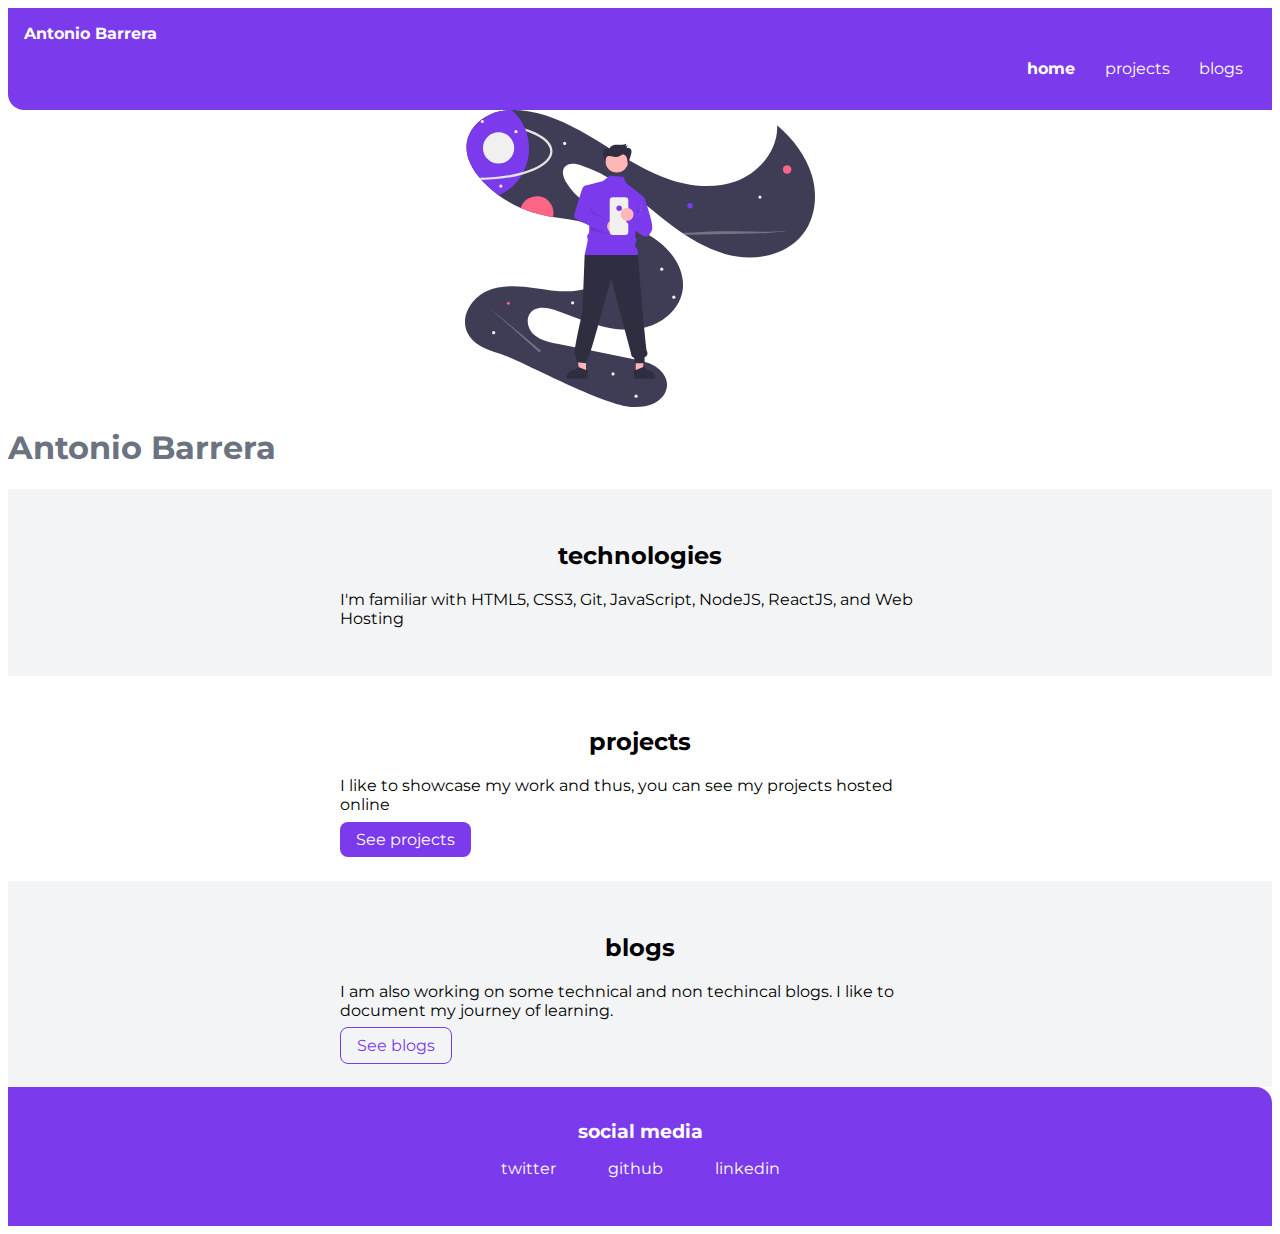
<file: index.html>
<!DOCTYPE html>
<html lang="en">
<head>
    <meta charset="UTF-8">
    <meta http-equiv="X-UA-Compatible" content="IE=edge">
    <meta name="viewport" content="width=device-width, initial-scale=1.0">
    <title>home | antoniobarrera</title>
    <link href="styles.css" rel="stylesheet"/>
</head>
<body>
    <nav class="navigation">
        <div class="container">
            <div class="brand">Antonio Barrera</div>
            <ul>
                <li><a href="index.html" class="active">home</a></li>
                <li><a href="projects.html">projects</a></li>
                <li><a href="blogs.html">blogs</a></li>
            </ul>
        </div>
    </nav>
    <header class="hero">
        <img class="hero-img" src="images/hero2.svg"/>
        <h1 class="hero-heading">Antonio Barrera</h1>
    </header>
    <section class="section ow">
        <div class="container center-container">
            <h2>technologies</h2>
            <p>
                I'm familiar with HTML5, CSS3, Git, JavaScript, NodeJS, ReactJS, and Web Hosting
            </p>
        </div>
    </section>
    <section class="section">
        <div class="container center-container">
            <h2>projects</h2>
            <p>
                I like to showcase my work and thus, you can see my projects hosted online
            </p>
            <a href="projects.html" class="link primary-link">
                See projects
            </a>
        </div>
    </section>
    <section class="section ow">
        <div class="container center-container">
            <h2>blogs</h2>
            <p>
                I am also working on some technical and non techincal blogs. 
                I like to document my journey of learning.
            </p>
            <a href="blogs.html" class="link secondary-link">
                See blogs
            </a>
        </div>
    </section>
    <footer class="footer container">
        <div class="container center-container"></div>
            <div class="heading">
                social media 
            </div>
            <ul class="unordered inline-list">
                <li><a href="https://twitter.com/BarreraAntonio_" class="link">twitter</a></li>
                <li><a href="https://github.com/Antonio-Barrera" class="link">github</a></li>
                <li><a href="/" class="link">linkedin</a></li>
            </ul>
        </div>
    </footer>
</body>
</html>
</file>
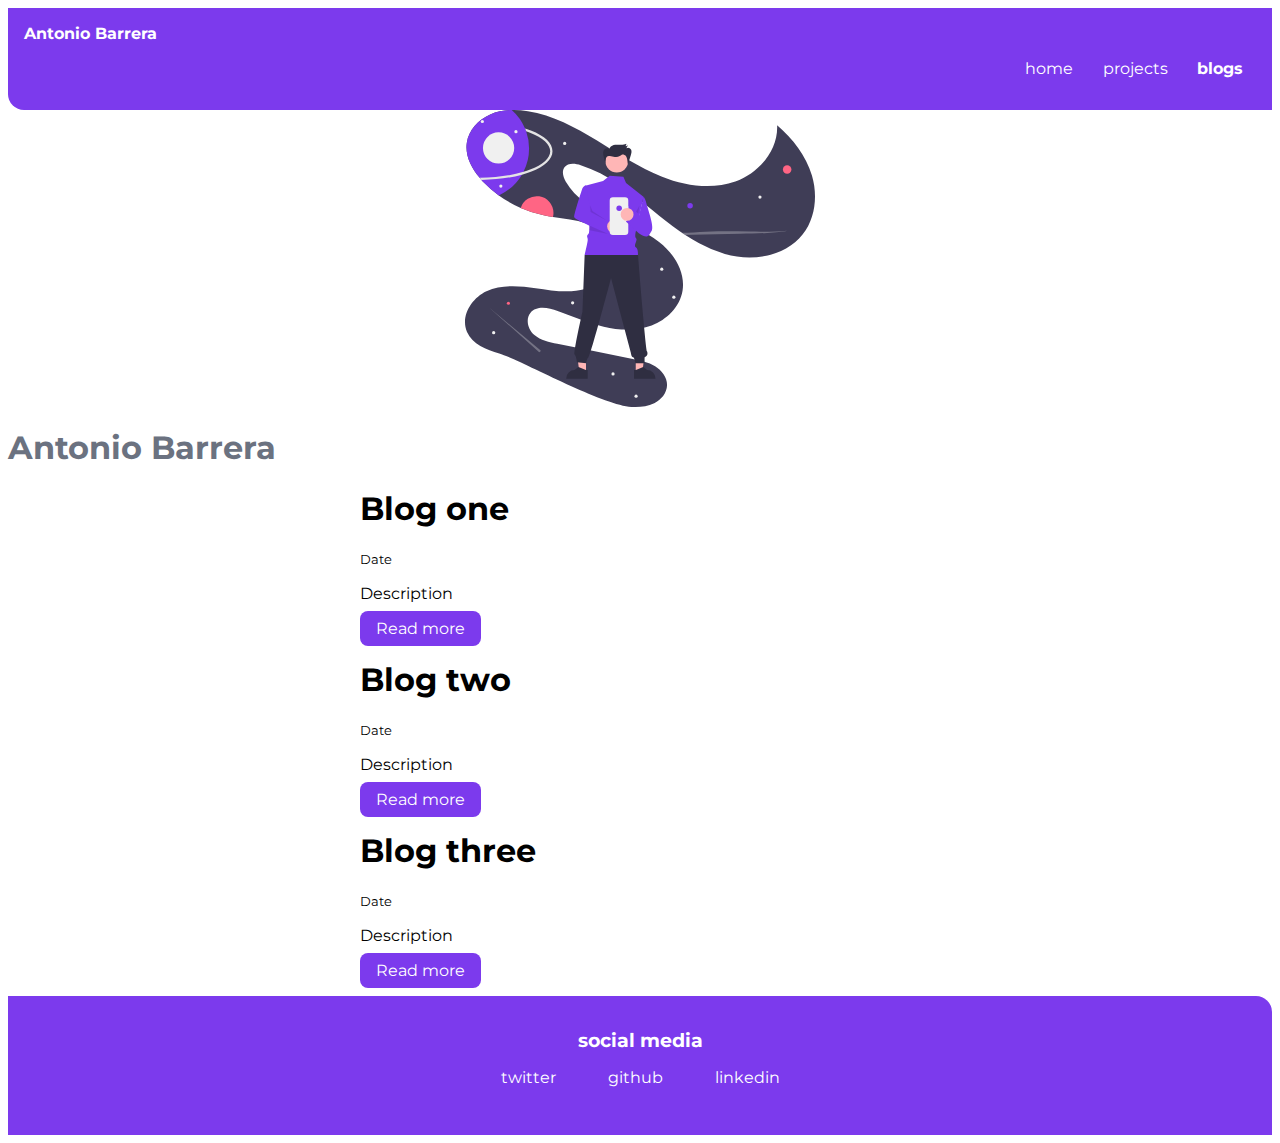
<file: blogs.html>
<!DOCTYPE html>
<html lang="en">
<head>
    <meta charset="UTF-8">
    <meta http-equiv="X-UA-Compatible" content="IE=edge">
    <meta name="viewport" content="width=device-width, initial-scale=1.0">
    <title>projects | antoniobarrera</title>
    <link href="styles.css" rel="stylesheet"/>
</head>
<body>
    <nav class="navigation">
        <div class="container">
            <div class="brand">Antonio Barrera</div>
            <ul>
                <li><a href="index.html">home</a></li>
                <li><a href="projects.html">projects</a></li>
                <li><a href="blogs.html" class="active">blogs</a></li>
            </ul>
        </div>
    </nav>
    <header class="hero">
        <img class="hero-img" src="images/hero2.svg"/>
        <h1 class="hero-heading">Antonio Barrera</h1>
    </header>
    <ul class="unordered">
        <li>
            <article class="showcase-list container center-container">
                <h1>Blog one</h1>
                <small>Date</small>
                <p>
                    Description
                </p>
                <a href="/" class="link primary-link">Read more</a>
            </article>
        </li>
        <li>
            <article class="showcase-list container center-container">
                <h1>Blog two</h1>
                <small>Date</small>
                <p>
                    Description
                </p>
                <a href="/" class="link primary-link">Read more</a>
            </article>
        </li>
        <li>
           <article class="showcase-list container center-container">
                <h1>Blog three</h1>
                <small>Date</small>
                <p>
                    Description
                </p>
                <a href="/" class="link primary-link">Read more</a>
           </article>
        </li>
    </ul>
    <footer class="footer container">
        <div class="container center-container"></div>
            <div class="heading">
                social media 
            </div>
            <ul class="unordered inline-list">
                <li><a href="https://twitter.com/soyantoniob" class="link" target="_blank">twitter</a></li>
                <li><a href="https://github.com/antonio-barrera" class="link" target="_blank">github</a></li>
                <li><a href="https://www.linkedin.com/in/antonio-barrera-5b826b224" class="link" target="_blank">linkedin</a></li>
            </ul>
        </div>
    </footer>
</body>
</html>
</file>
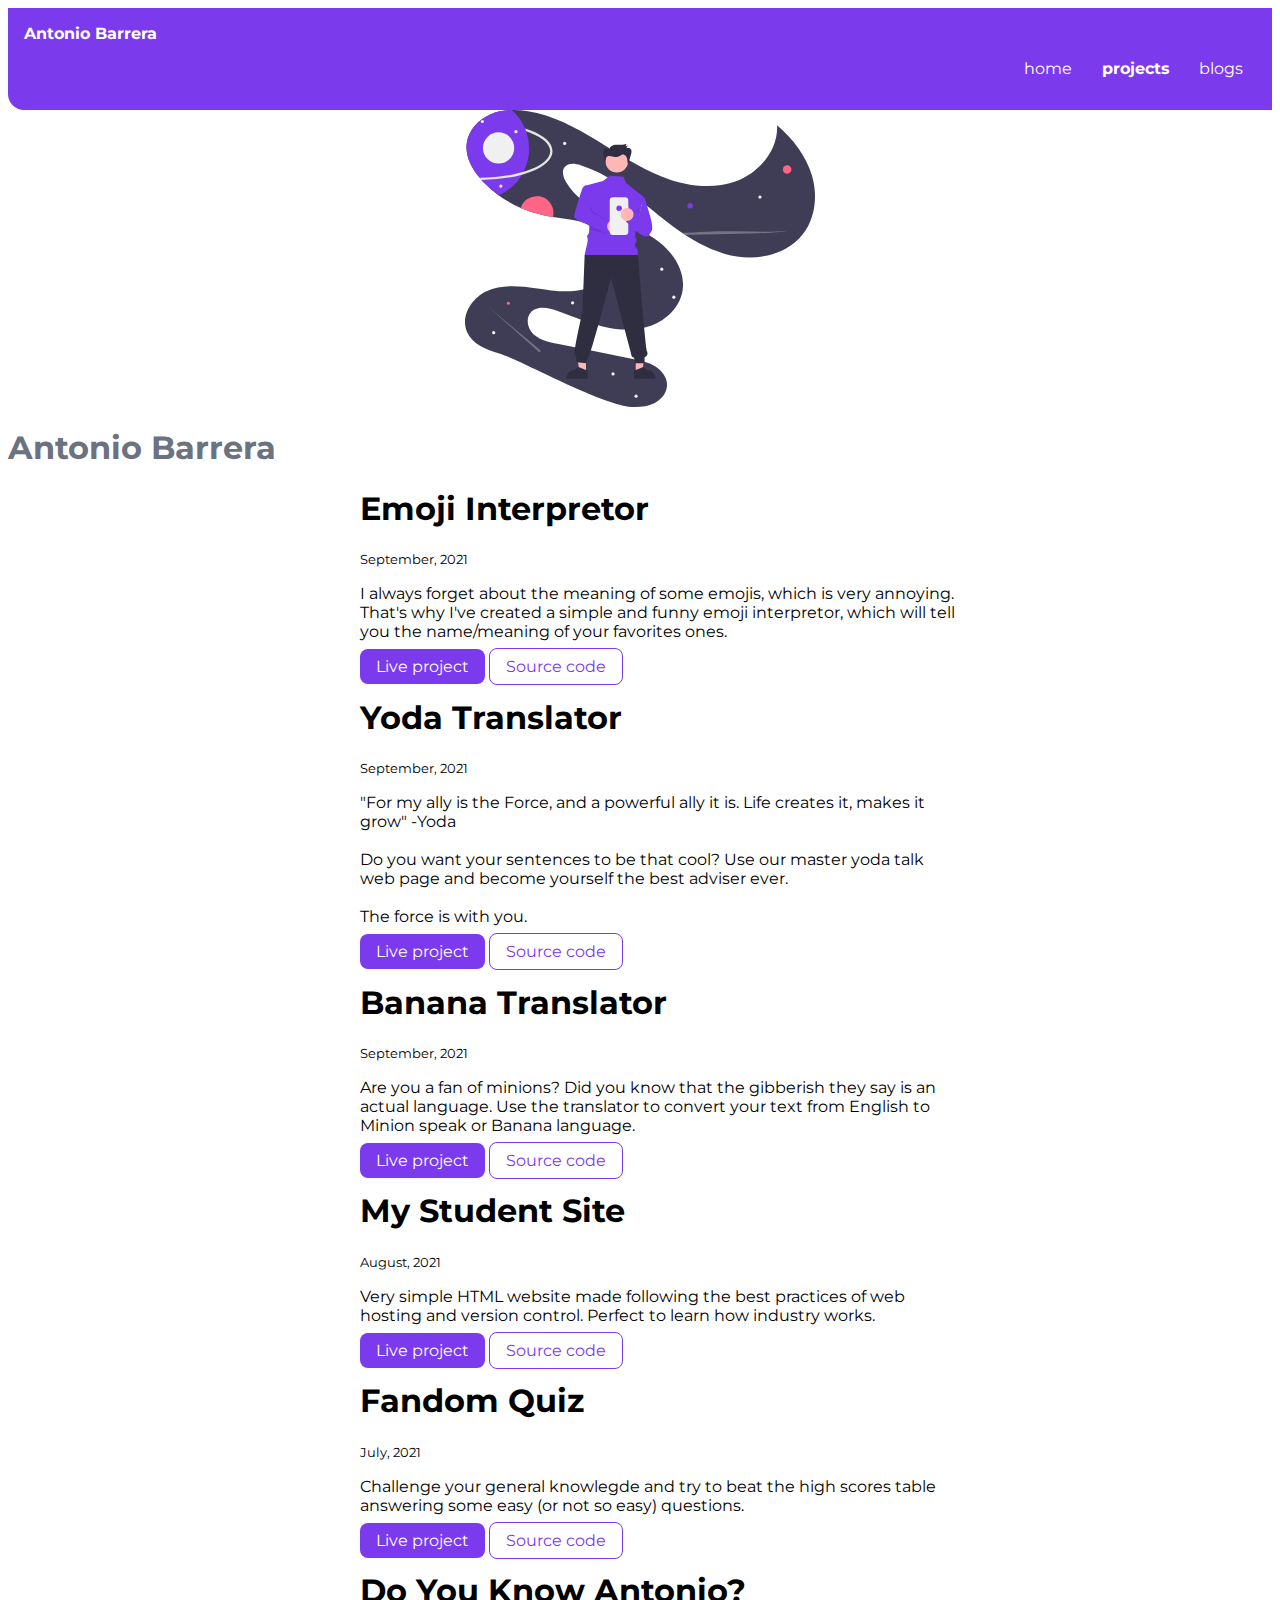
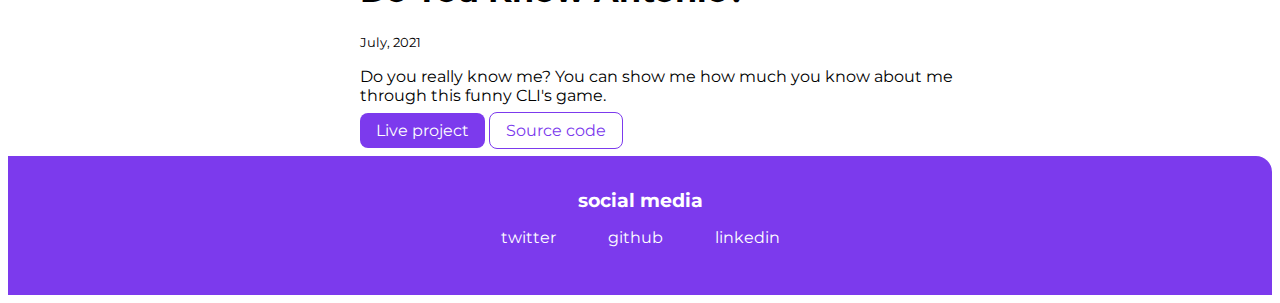
<file: projects.html>
<!DOCTYPE html>
<html lang="en">
<head>
    <meta charset="UTF-8">
    <meta http-equiv="X-UA-Compatible" content="IE=edge">
    <meta name="viewport" content="width=device-width, initial-scale=1.0">
    <title>projects | antoniobarrera</title>
    <link href="styles.css" rel="stylesheet"/>
</head>
<body>
    <nav class="navigation">
        <div class="container">
            <div class="brand">Antonio Barrera</div>
            <ul>
                <li><a href="index.html">home</a></li>
                <li><a href="projects.html" class="active">projects</a></li>
                <li><a href="blogs.html">blogs</a></li>
            </ul>
        </div>
    </nav>
    <header class="hero">
        <img class="hero-img" src="images/hero2.svg"/>
        <h1 class="hero-heading">Antonio Barrera</h1>
    </header>
    <ul class="unordered">
        <li>
            <article class="showcase-list container center-container">
                <h1>Emoji Interpretor</h1>
                <small>September, 2021</small>
                <p>
                    I always forget about the meaning of some emojis, which is
                    very annoying. That's why I've created a simple and funny
                    emoji interpretor, which will tell you the name/meaning of 
                    your favorites ones.
                </p>
                <a href="https://jsxnc.csb.app/" class="link primary-link">Live project</a>
                <a href="https://github.com/antonio-barrera/MarkEight-EmojiInterpretor.git" class="link secondary-link">Source code</a>
            </article>
        </li>
        <li>
            <article class="showcase-list container center-container">
                <h1>Yoda Translator</h1>
                <small>September, 2021</small>
                <p>
                    "For my ally is the Force, and a powerful ally it is. 
                    Life creates it, makes it grow" -Yoda
                    <br><br>
                    Do you want your sentences to be that cool? Use our master 
                    yoda talk web page and become yourself the best adviser ever.
                    <br><br>
                    The force is with you.
                </p>
                <a href="https://yodatranslatorpractice.netlify.app/" class="link primary-link">Live project</a>
                <a href="https://github.com/antonio-barrera/MarkSeven-YodaTranslator.git" class="link secondary-link">Source code</a>
            </article>
        </li>
        <li>
            <article class="showcase-list container center-container">
                <h1>Banana Translator</h1>
                <small>September, 2021</small>
                <p>
                    Are you a fan of minions? Did you know that the gibberish they say 
                    is an actual language. Use the translator to convert your text from 
                    English to Minion speak or Banana language.
                </p>
                <a href="https://bananatranslatorpractice.netlify.app/" class="link primary-link">Live project</a>
                <a href="https://github.com/antonio-barrera/MarkSix-MinionTranslator.git" class="link secondary-link">Source code</a>
            </article>
        </li>
        <li>
            <article class="showcase-list container center-container">
                <h1>My Student Site</h1>
                <small>August, 2021</small>
                <p>
                    Very simple HTML website made following the best practices of web
                    hosting and version control. Perfect to learn how industry works.
                </p>
                <a href="https://antonio-barrera-site.netlify.app/" class="link primary-link">Live project</a>
                <a href="https://github.com/antonio-barrera/MarkThree-StudentSite.git" class="link secondary-link">Source code</a>
            </article>
        </li>
        <li>
            <article class="showcase-list container center-container">
                <h1>Fandom Quiz</h1>
                <small>July, 2021</small>
                <p>
                    Challenge your general knowlegde and try to beat the high scores
                    table answering some easy (or not so easy) questions.
                </p>
                <a href="https://replit.com/@BarreraAntonio/AssignmentOne#index.js?embed=true#index.js" class="link primary-link">Live project</a>
                <a href="https://github.com/antonio-barrera/MarkTwo-TopicQuiz.git" class="link secondary-link">Source code</a>
            </article>
        </li>
        <li>
           <article class="showcase-list container center-container">
                <h1>Do You Know Antonio?</h1>
                <small>July, 2021</small>
                <p>
                    Do you really know me? You can show me how much you know about me through
                    this funny CLI's game. 
                </p>
                <a href="https://replit.com/@BarreraAntonio/ex12-ex15#index.js?embed=true#index.js" class="link primary-link">Live project</a>
                <a href="https://github.com/antonio-barrera/MarkOne-AntonioQuiz.git" class="link secondary-link">Source code</a>
           </article>
        </li>
    </ul>
    <footer class="footer container">
        <div class="container center-container"></div>
            <div class="heading">
                social media 
            </div>
            <ul class="unordered inline-list">
                <li><a href="https://twitter.com/soyantoniob" class="link">twitter</a></li>
                <li><a href="https://github.com/antonio-barrera" class="link">github</a></li>
                <li><a href="/" class="link">linkedin</a></li>
            </ul>
        </div>
    </footer>
</body>
</html>
</file>
<file: styles.css>
@import url('https://fonts.googleapis.com/css2?family=Montserrat&display=swap');

:root {
    --primary: #7C3AED;
    --gray: #F3F4F6;
    --dark-gray:#6B7280;  
}

body {
    font-family: 'Montserrat', sans-serif;
}

hr {
    margin: 2rem 0;
}

.container {
    padding-right: 1rem;
    padding-left: 1rem;
}

.center-container {
    margin: auto;
    max-width: 600px;
}

.link {
    text-decoration: none;
    width: max-content;
    min-width: 150px;
    border-radius: 0.5rem;
    padding: 0.5rem 1rem 0.5rem 1rem;
}

.primary-link {
    color: white;
    background-color: var(--primary);
}

.secondary-link {
    color: var(--primary);
    border: 1px solid var(--primary);
}

.navigation {
    background-color: var(--primary);
    padding: 1rem 0rem;
    color: white;
    border-bottom-left-radius: 1rem;
}

.navigation .brand {
    font-weight: bold;
}

.navigation ul {
    list-style: none;
    text-align: right;
}

.navigation li {
    display: inline-block;
    padding: 0rem 0.8rem;
}

.navigation a {
    text-decoration: none;
    color: white;
}

.navigation .active {
    font-weight: bold;
}

.hero {
    color: var(--dark-gray);
    display: block;
}

.hero img {
    max-width: 350px;
    margin: auto;
    display: block;
}

.section {
    padding: 2rem 0rem;
}

.section h2 {
    text-align: center;
}

.ow {
    background-color: var(--gray);
}

.unordered {
    list-style: none;
}

.inline-list li {
    display: inline;
    padding: 0rem 0.5rem;
}

.footer {
    background-color: var(--primary);
    color: white;
    padding: 2rem 0rem;
    border-top-right-radius: 1rem;
    text-align: center;
}

.footer .heading {
    font-weight: bold;
    font-size: larger;
}

.footer ul {
    padding-inline-start: 0px;
}

.footer a{
    color: white;
}
</file>
